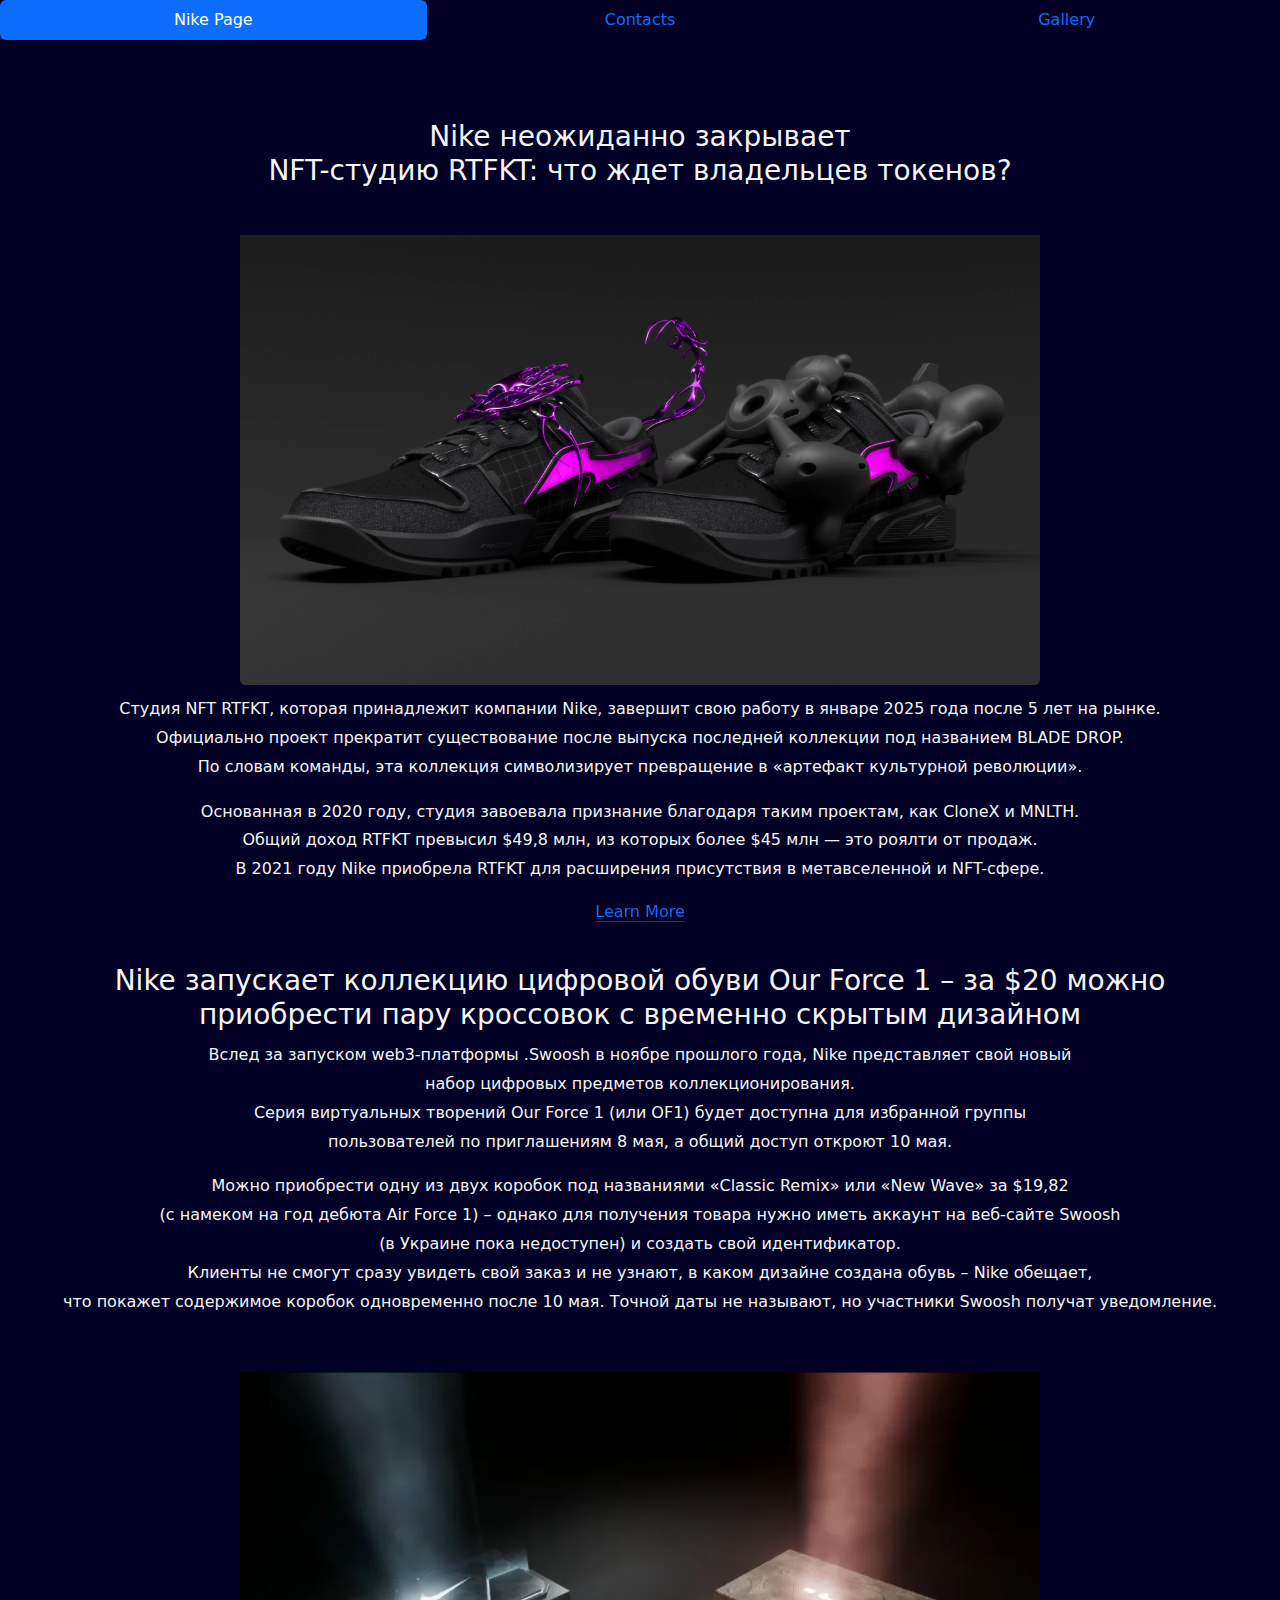
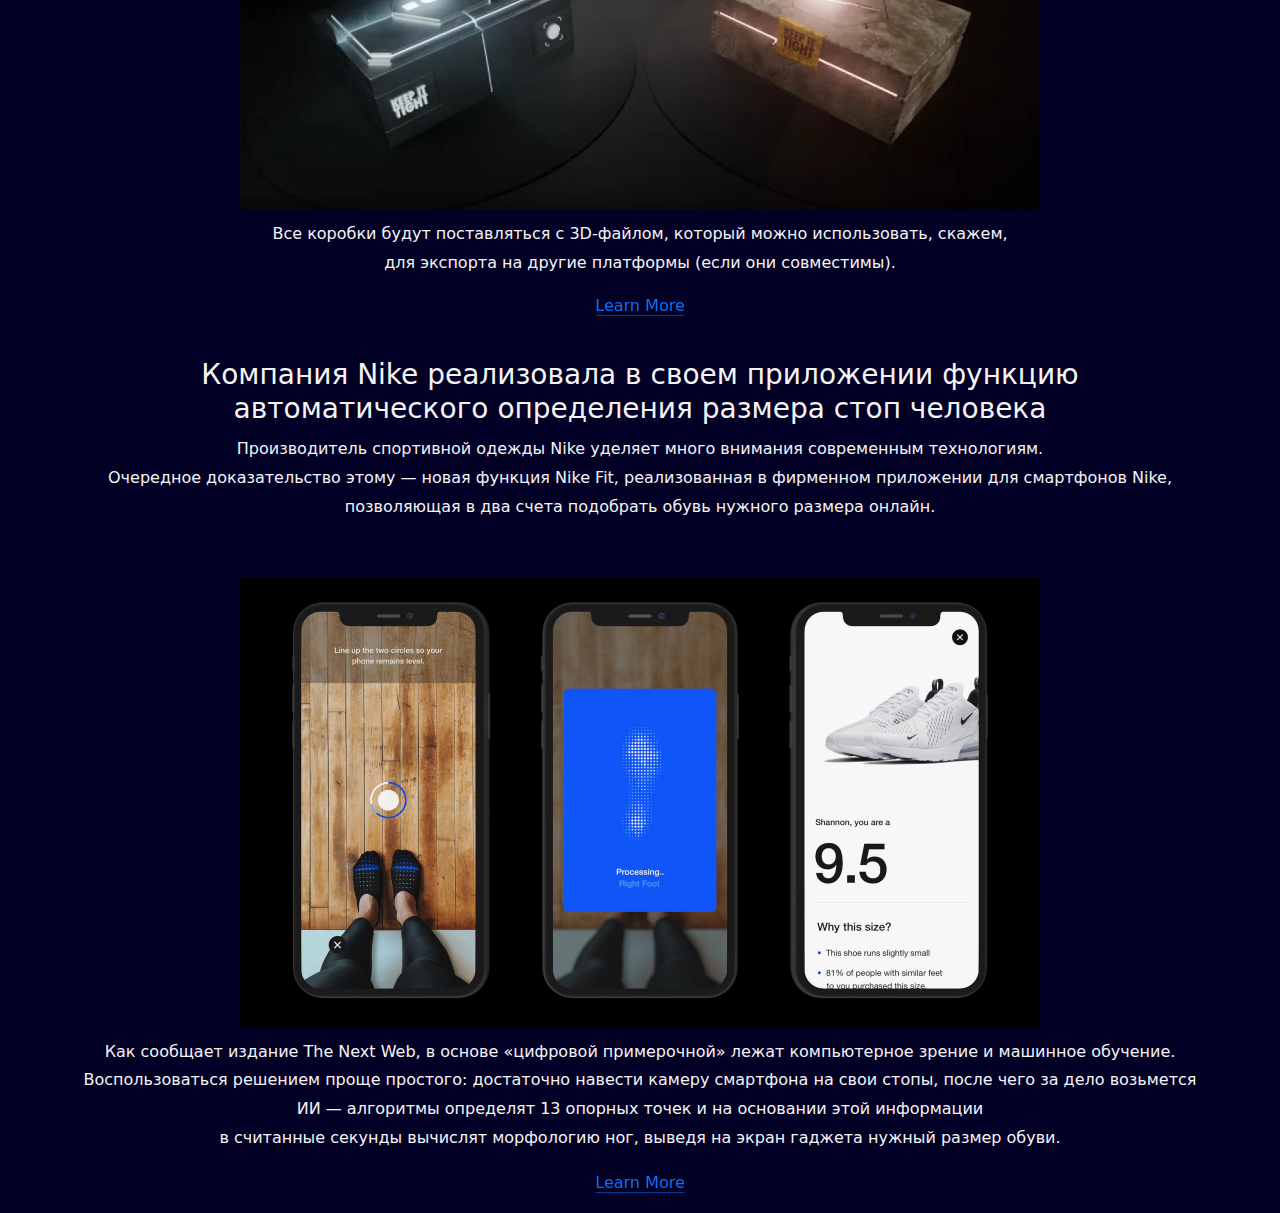
<file: index.html>
<!doctype html>
<html lang="en">
  <head>
    <meta charset="utf-8">
    <meta name="viewport" content="width=device-width, initial-scale=1">
    <title>Nike Company</title>
    <link href="https://cdn.jsdelivr.net/npm/bootstrap@5.3.3/dist/css/bootstrap.min.css" rel="stylesheet" integrity="sha384-QWTKZyjpPEjISv5WaRU9OFeRpok6YctnYmDr5pNlyT2bRjXh0JMhjY6hW+ALEwIH" crossorigin="anonymous">
    <link rel="stylesheet" href="css/style.css">
  
  </head>
  <body >
    <nav class="nav nav-pills nav-justified">
      <a class="nav-link active" aria-current="page" href="https://www.nike.com/retail/directory/ukraine">Nike Page</a>
      <a class="nav-link" href="pages/contacts.html">Contacts</a>
      <a class="nav-link" href="./pages/gallery.html">Gallery</a>
    </nav>


    <div class="grid text-center">
      <div class="g-col-4">
        <h3 class="title-name-text">Nike неожиданно закрывает  <br>
          NFT-студию RTFKT: что ждет владельцев токенов?</h3>
        <img src="images/GQ3HUn4WwAA2wiD-scaled.jpg" class="img-fluid" alt="gqe">
        <p class="fw-normal">Студия NFT RTFKT, которая принадлежит компании Nike, завершит свою работу в январе 2025 года после 5 лет на рынке. <br>
           Официально проект прекратит существование после выпуска последней коллекции под названием BLADE DROP. <br>
          По словам команды, эта коллекция символизирует превращение в «артефакт культурной революции».</p>

          <p class="fw-normal">Основанная в 2020 году, студия завоевала признание благодаря таким проектам, как CloneX и MNLTH. <br>
             Общий доход RTFKT превысил $49,8 млн, из которых более $45 млн — это роялти от продаж. <br>
            В 2021 году Nike приобрела RTFKT для расширения присутствия в метавселенной и NFT-сфере.</p>
            <a class="icon-link icon-link-hover" style="--bs-link-hover-color-rgb: 25, 135, 84;" href="https://itc.ua/news/nike-neozhydanno-zakryvaet-nft-studyyu-rtfkt-chto-zhdet-vladeltsev-tokenov/">
              Learn More
            </a>
      </div>
      <div class="g-col-4">
        <h3 class="second-title-text">Nike запускает коллекцию цифровой обуви Our Force 1 – за $20 можно <br>
          приобрести пару кроссовок с временно скрытым дизайном</h3>
          <p class="fw-normal">
            Вслед за запуском web3-платформы .Swoosh в ноябре прошлого года, Nike представляет свой новый  <br>
            набор цифровых предметов коллекционирования. <br>
            Серия виртуальных творений Our Force 1 (или OF1) 
            будет доступна для избранной группы <br>
            пользователей по приглашениям 8 мая,
             а общий доступ откроют 10 мая.
          </p>
          <p class="fw-normal">
            Можно приобрести одну из двух коробок под названиями «Classic Remix» или «New Wave» за $19,82 <br>
            (с намеком на год дебюта Air Force 1) – однако для получения товара нужно иметь аккаунт на веб-сайте Swoosh <br>
             (в Украине пока недоступен) и создать свой идентификатор. <br>
             Клиенты не смогут сразу увидеть свой заказ и не узнают, 
             в каком дизайне создана обувь – Nike обещает, <br>
            что покажет содержимое коробок одновременно после 10 мая. Точной даты не называют, но участники Swoosh получат уведомление.
          </p>
          <img src="./images/nike-box.jpg" class="img-fluid" alt="box">
          <p class="fw-normal">
            Все коробки будут поставляться с 3D-файлом, который можно использовать, скажем, <br>
            для экспорта на другие платформы (если они совместимы).
          </p>
          <a class="icon-link icon-link-hover" style="--bs-link-hover-color-rgb: 25, 135, 84;" href="https://itc.ua/news/nike-zapuskaet-kollektsyyu-tsyfrovoj-obuvy-our-force-1-za-20-mozhno-pryobresty-paru-krossovok-s-vremenno-skrytym-dyzajnom/">
            Learn More
          </a>

      </div>
      <div class="g-col-4">
        <h3 class="title-name-text">Компания Nike реализовала в своем приложении функцию <br>
           автоматического определения размера стоп человека</h3>
        <p class="fw-normal">Производитель спортивной одежды Nike уделяет много внимания современным технологиям. <br>
          Очередное доказательство этому — новая функция Nike Fit, реализованная в фирменном приложении для смартфонов Nike, <br>
           позволяющая в два счета подобрать обувь нужного размера онлайн.</p>
       
           <img src="./images/nike-fiat.jpg" class="img-fluid" alt="fiat">
           <p class="fw-normal">Как сообщает издание The Next Web, в основе «цифровой примерочной» лежат компьютерное зрение и машинное обучение. <br>
            Воспользоваться решением проще простого: достаточно навести камеру смартфона на свои стопы, после чего за дело возьмется <br>
            ИИ — алгоритмы определят 13 опорных точек 
            и на основании этой информации <br>
             в считанные секунды вычислят морфологию ног, выведя на экран гаджета нужный размер обуви.</p>
          <p><a class="icon-link icon-link-hover" style="--bs-link-hover-color-rgb: 25, 135, 84;" href="https://itc.ua/blogi/kompaniya-nike-realizovala-v-svoem-prilozhenii-funkcziyu-avtomaticheskogo-opredeleniya-razmera-stop-cheloveka/">
            Learn More
          </a></p>
      </div>
    </div>
   




    <script src="https://cdn.jsdelivr.net/npm/bootstrap@5.3.3/dist/js/bootstrap.bundle.min.js" integrity="sha384-YvpcrYf0tY3lHB60NNkmXc5s9fDVZLESaAA55NDzOxhy9GkcIdslK1eN7N6jIeHz" crossorigin="anonymous"></script>
  </body>
</html>
</file>
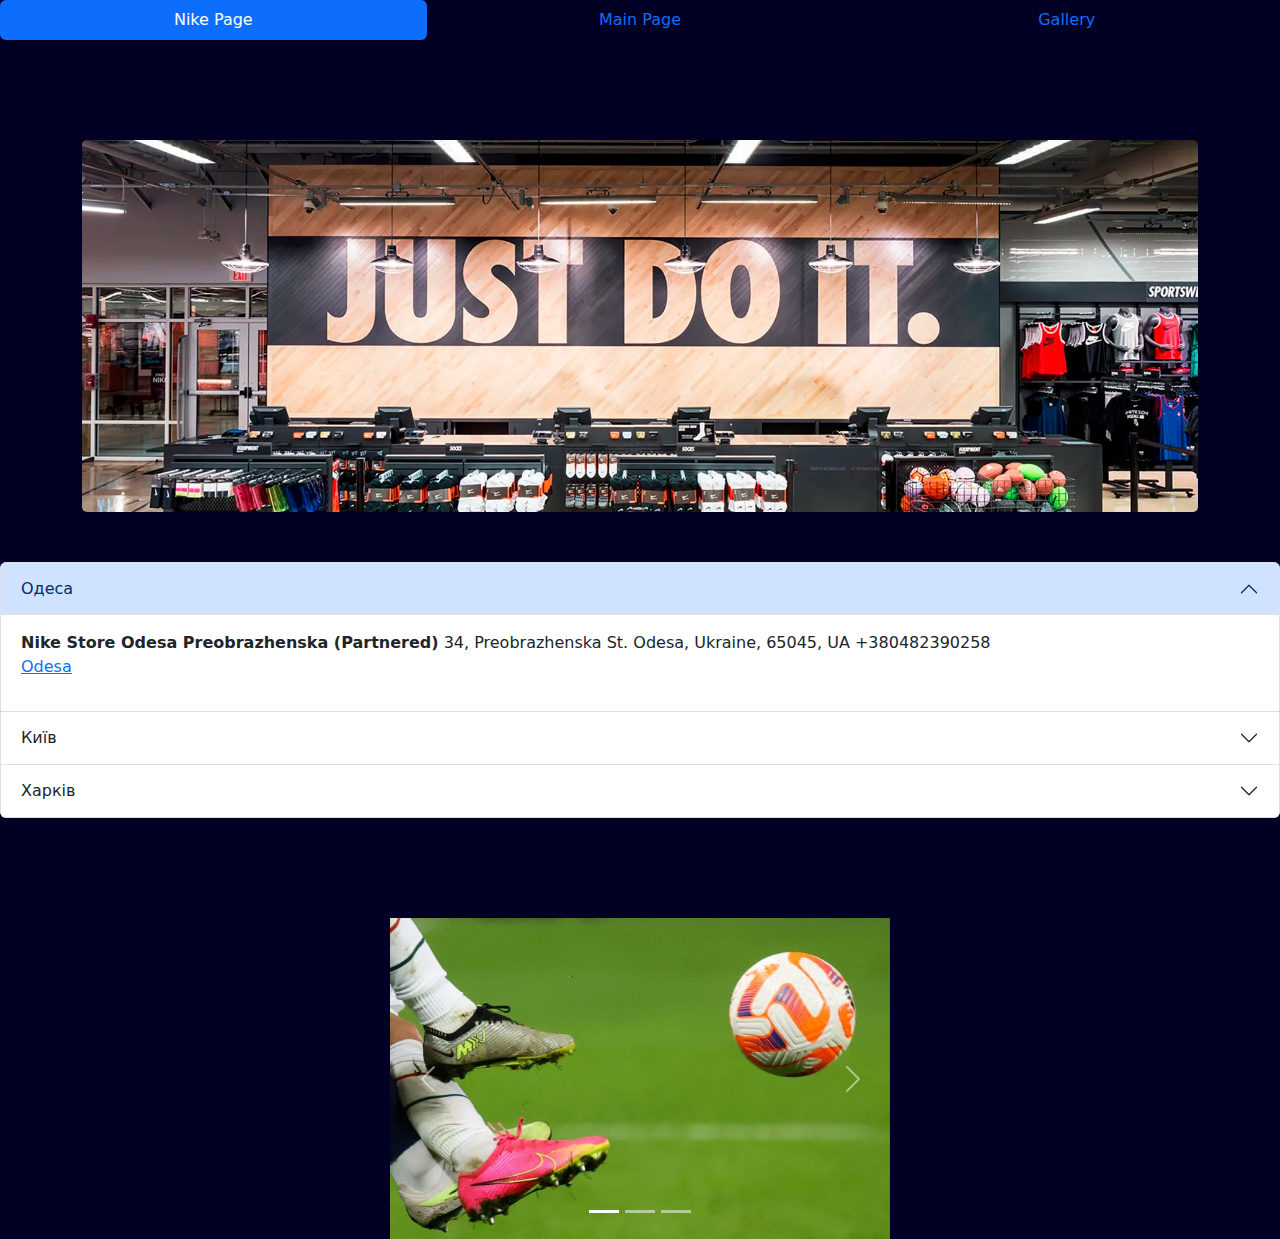
<file: pages/contacts.html>
<!DOCTYPE html>
<html lang="en">
<head>
    <meta charset="UTF-8">
    <meta name="viewport" content="width=device-width, initial-scale=1.0">
    <link href="https://cdn.jsdelivr.net/npm/bootstrap@5.3.3/dist/css/bootstrap.min.css" rel="stylesheet" integrity="sha384-QWTKZyjpPEjISv5WaRU9OFeRpok6YctnYmDr5pNlyT2bRjXh0JMhjY6hW+ALEwIH" crossorigin="anonymous">
    <link rel="stylesheet" href="../css/style.css">
    <title>Nike contacts</title>
</head>
<body>
    <nav class="nav nav-pills nav-justified">
        <a class="nav-link active" aria-current="page" href="https://www.nike.com/retail/directory/ukraine">Nike Page</a>
        <a class="nav-link" href="../index.html">Main Page</a>
        <a class="nav-link" href="./gallery.html">Gallery</a>
      </nav>

      <div class="container-md"><img src="../images/Odessa_Hsop.jpeg" class="img-fluid" alt="shop"></div>




      <div class="accordion" id="accordionExample">
        <div class="accordion-item">
          <h2 class="accordion-header">
            <button class="accordion-button" type="button" data-bs-toggle="collapse" data-bs-target="#collapseOne" aria-expanded="true" aria-controls="collapseOne">
              Одеса
            </button>
          </h2>
          <div id="collapseOne" class="accordion-collapse collapse show" data-bs-parent="#accordionExample">
            <div class="accordion-body">
              <strong>Nike Store Odesa Preobrazhenska (Partnered)</strong> 34, Preobrazhenska St.

              Odesa, Ukraine, 65045, UA
              
              +380482390258
              <p><a class="link-opacity-100" href="https://www.nike.com/ru/retail/s/nike-preobrazhenskaya">Odesa</a></p>
            </div>
          </div>
        </div>
        <div class="accordion-item">
          <h2 class="accordion-header">
            <button class="accordion-button collapsed" type="button" data-bs-toggle="collapse" data-bs-target="#collapseTwo" aria-expanded="false" aria-controls="collapseTwo">
              Київ
            </button>
          </h2>
          <div id="collapseTwo" class="accordion-collapse collapse" data-bs-parent="#accordionExample">
            <div class="accordion-body">
              <strong>Nike Store Kyiv Khreshchatyk (Partnered)</strong>30/1, Khreshchatyk St.

              Kyiv, Ukraine, 1001, UA
              
              +380445369958
              <p><a class="link-opacity-100" href="https://www.nike.com/retail/s/nike-kreschatic">Kiyv</a></p>
            </div>
          </div>
        </div>
        <div class="accordion-item">
          <h2 class="accordion-header">
            <button class="accordion-button collapsed" type="button" data-bs-toggle="collapse" data-bs-target="#collapseThree" aria-expanded="false" aria-controls="collapseThree">
              Харків
            </button>
          </h2>
          <div id="collapseThree" class="accordion-collapse collapse" data-bs-parent="#accordionExample">
            <div class="accordion-body">
              <strong>Nike Store Kharkiv Nikolsky (Partnered)</strong> 
              2-a, Hryhoriia Skovorody St.

              Kharkiv, Ukraine, 61057, UA

              +380577661297
              <p><a class="link-opacity-100" href="https://www.nike.com/retail/s/nike-nikolsky">Kharkiv</a></p>
            </div>
          </div>
        </div>
      </div>
           
      <div class="container-lg">
        <div id="carouselExampleIndicators" class="carousel slide">
          <div class="carousel-indicators">
            <button type="button" data-bs-target="#carouselExampleIndicators" data-bs-slide-to="0" class="active" aria-current="true" aria-label="Slide 1"></button>
            <button type="button" data-bs-target="#carouselExampleIndicators" data-bs-slide-to="1" aria-label="Slide 2"></button>
            <button type="button" data-bs-target="#carouselExampleIndicators" data-bs-slide-to="2" aria-label="Slide 3"></button>
          </div>
          <div class="carousel-inner">
            <div class="carousel-item active">
              <img src="../images/football.jpg" class="d-block w-100" alt="football">
            </div>
            <div class="carousel-item">
              <img src="../images/jordan.webp" class="d-block w-100" alt="jordan">
            </div>
            <div class="carousel-item">
              <img src="../images/tennis.webp" class="d-block w-100" alt="tennis">
            </div>
          </div>
          <button class="carousel-control-prev" type="button" data-bs-target="#carouselExampleIndicators" data-bs-slide="prev">
            <span class="carousel-control-prev-icon" aria-hidden="true"></span>
            <span class="visually-hidden">Previous</span>
          </button>
          <button class="carousel-control-next" type="button" data-bs-target="#carouselExampleIndicators" data-bs-slide="next">
            <span class="carousel-control-next-icon" aria-hidden="true"></span>
            <span class="visually-hidden">Next</span>
          </button>
        </div>
        </div>


      <script src="https://cdn.jsdelivr.net/npm/bootstrap@5.3.3/dist/js/bootstrap.bundle.min.js" integrity="sha384-YvpcrYf0tY3lHB60NNkmXc5s9fDVZLESaAA55NDzOxhy9GkcIdslK1eN7N6jIeHz" crossorigin="anonymous"></script>
</body>
</html>
</file>
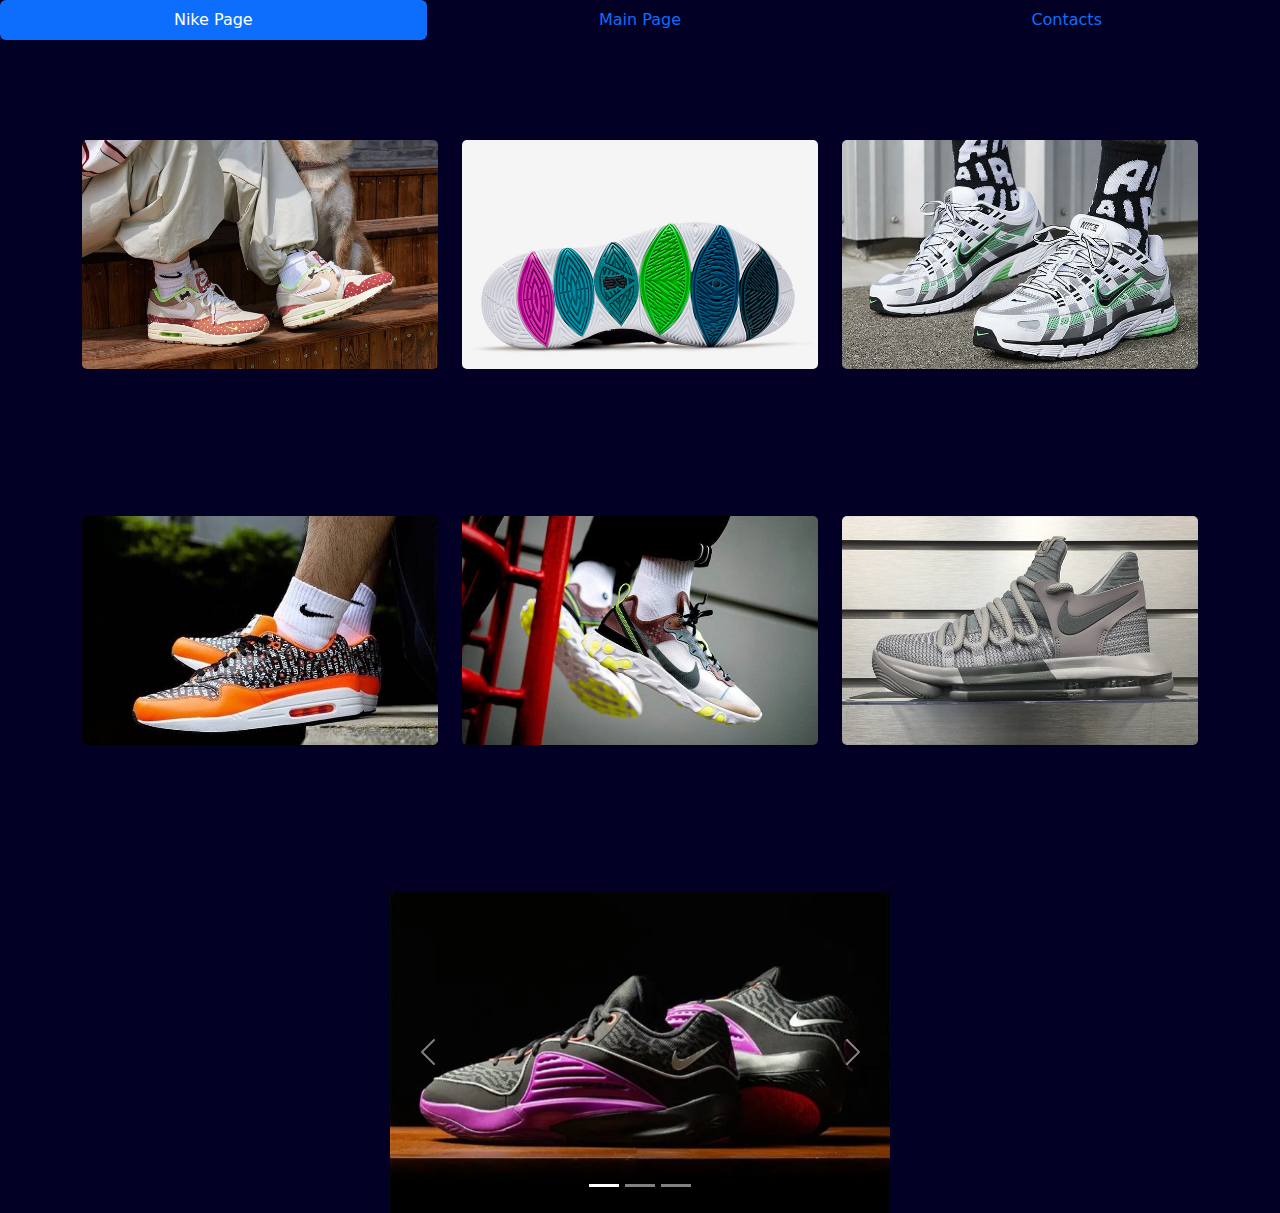
<file: pages/gallery.html>
<!DOCTYPE html>
<html lang="en">
<head>
    <meta charset="UTF-8">
    <meta name="viewport" content="width=device-width, initial-scale=1.0">
    <link href="https://cdn.jsdelivr.net/npm/bootstrap@5.3.3/dist/css/bootstrap.min.css" rel="stylesheet" integrity="sha384-QWTKZyjpPEjISv5WaRU9OFeRpok6YctnYmDr5pNlyT2bRjXh0JMhjY6hW+ALEwIH" crossorigin="anonymous">
    <link rel="stylesheet" href="../css/style.css">
    <title>Nike Gallery</title>
</head>
<body>
    <nav class="nav nav-pills nav-justified">
        <a class="nav-link active" aria-current="page" href="https://www.nike.com/retail/directory/ukraine">Nike Page</a>
        <a class="nav-link" href="../index.html">Main Page</a>
        <a class="nav-link" href="./contacts.html">Contacts</a>
      </nav>
     

      <div class="container text-center">
        <div class="row align-items-center">
          <div class="col">
            <img src="../images/5.webp" class="img-fluid" alt="5">
            <div class="spinner-grow text-info" role="status">
              <span class="visually-hidden">Loading...</span>
            </div>
          </div>
          <div class="col">
            <img src="../images/6.jpg" class="img-fluid" alt="6">
            <div class="spinner-grow text-danger" role="status">
              <span class="visually-hidden">Loading...</span>
            </div>
          </div>
          <div class="col">
            <img src="../images/7.jpg" class="img-fluid" alt="7">
            <div class="spinner-grow text-success" role="status">
              <span class="visually-hidden">Loading...</span>
            </div>
          </div>
        </div>
      </div>
    
    

      <div class="container text-center">
        <div class="row align-items-center">
          <div class="col">
            <img src="../images/8.jpg" class="img-fluid" alt="8">
            <div class="spinner-grow text-danger" role="status">
              <span class="visually-hidden">Loading...</span>
            </div>
          </div>
          <div class="col">
            <img src="../images/9.jpg" class="img-fluid" alt="9">
            <div class="spinner-grow text-dark" role="status">
              <span class="visually-hidden">Loading...</span>
            </div>
          </div>
          <div class="col">
            <img src="../images/10.png" class="img-fluid" alt="10">
            <div class="spinner-grow text-primary" role="status">
              <span class="visually-hidden">Loading...</span>
            </div>
          </div>
        </div>
      </div>

  <div class="container-lg">
      <div id="carouselExampleIndicators" class="carousel slide">
        <div class="carousel-indicators">
          <button type="button" data-bs-target="#carouselExampleIndicators" data-bs-slide-to="0" class="active" aria-current="true" aria-label="Slide 1"></button>
          <button type="button" data-bs-target="#carouselExampleIndicators" data-bs-slide-to="1" aria-label="Slide 2"></button>
          <button type="button" data-bs-target="#carouselExampleIndicators" data-bs-slide-to="2" aria-label="Slide 3"></button>
        </div>
        <div class="carousel-inner">
          <div class="carousel-item active">
            <img src="../images/4.webp" class="d-block w-100" alt="4">
          </div>
          <div class="carousel-item">
            <img src="../images/2.jpg" class="d-block w-100" alt="2">
          </div>
          <div class="carousel-item">
            <img src="../images/3.jpg" class="d-block w-100" alt="3">
          </div>
        </div>
        <button class="carousel-control-prev" type="button" data-bs-target="#carouselExampleIndicators" data-bs-slide="prev">
          <span class="carousel-control-prev-icon" aria-hidden="true"></span>
          <span class="visually-hidden">Previous</span>
        </button>
        <button class="carousel-control-next" type="button" data-bs-target="#carouselExampleIndicators" data-bs-slide="next">
          <span class="carousel-control-next-icon" aria-hidden="true"></span>
          <span class="visually-hidden">Next</span>
        </button>
      </div>
      </div>

    
    
    
    
    
    
    
      <script src="https://cdn.jsdelivr.net/npm/bootstrap@5.3.3/dist/js/bootstrap.bundle.min.js" integrity="sha384-YvpcrYf0tY3lHB60NNkmXc5s9fDVZLESaAA55NDzOxhy9GkcIdslK1eN7N6jIeHz" crossorigin="anonymous"></script>
    </body>
    </html>
</file>
<file: css/style.css>
body {
  background: rgb(2, 0, 36);
}

.title-name-text {
  color: #f4f4f7;
}

.g-col-4 p {
  margin-top: 10px;
  color: #f4f4f7;
  line-height: 1.8;
}
.g-col-4 img {
  padding-top: 40px;
  width: 800px;
}

.grid {
  margin-top: 80px;
}

.g-col-4 {
  margin-top: 40px;
}

.second-title-text {
  color: #f4f4f7;
}

.mb-3 {
  width: 500px;
}

label {
  color: #f4f4f7;
}

.container-md {
  margin-top: 100px;
}

.accordion {
  margin-top: 50px;
}

#carouselExampleIndicators {
  width: 500px;
  top: 100px;
  margin: 0 auto;
}

.row {
  margin-top: 100px;
}

.spinner-grow {
  margin-top: 10px;
}

.img-fluid {
  border-radius: 5px;
}

@media (max-width: 500px) {
  #carouselExampleIndicators {
    width: 300px;
  }
  .row {
    display: flex;
    flex-direction: column;
    gap: 30px;
  }
}/*# sourceMappingURL=style.css.map */
</file>
